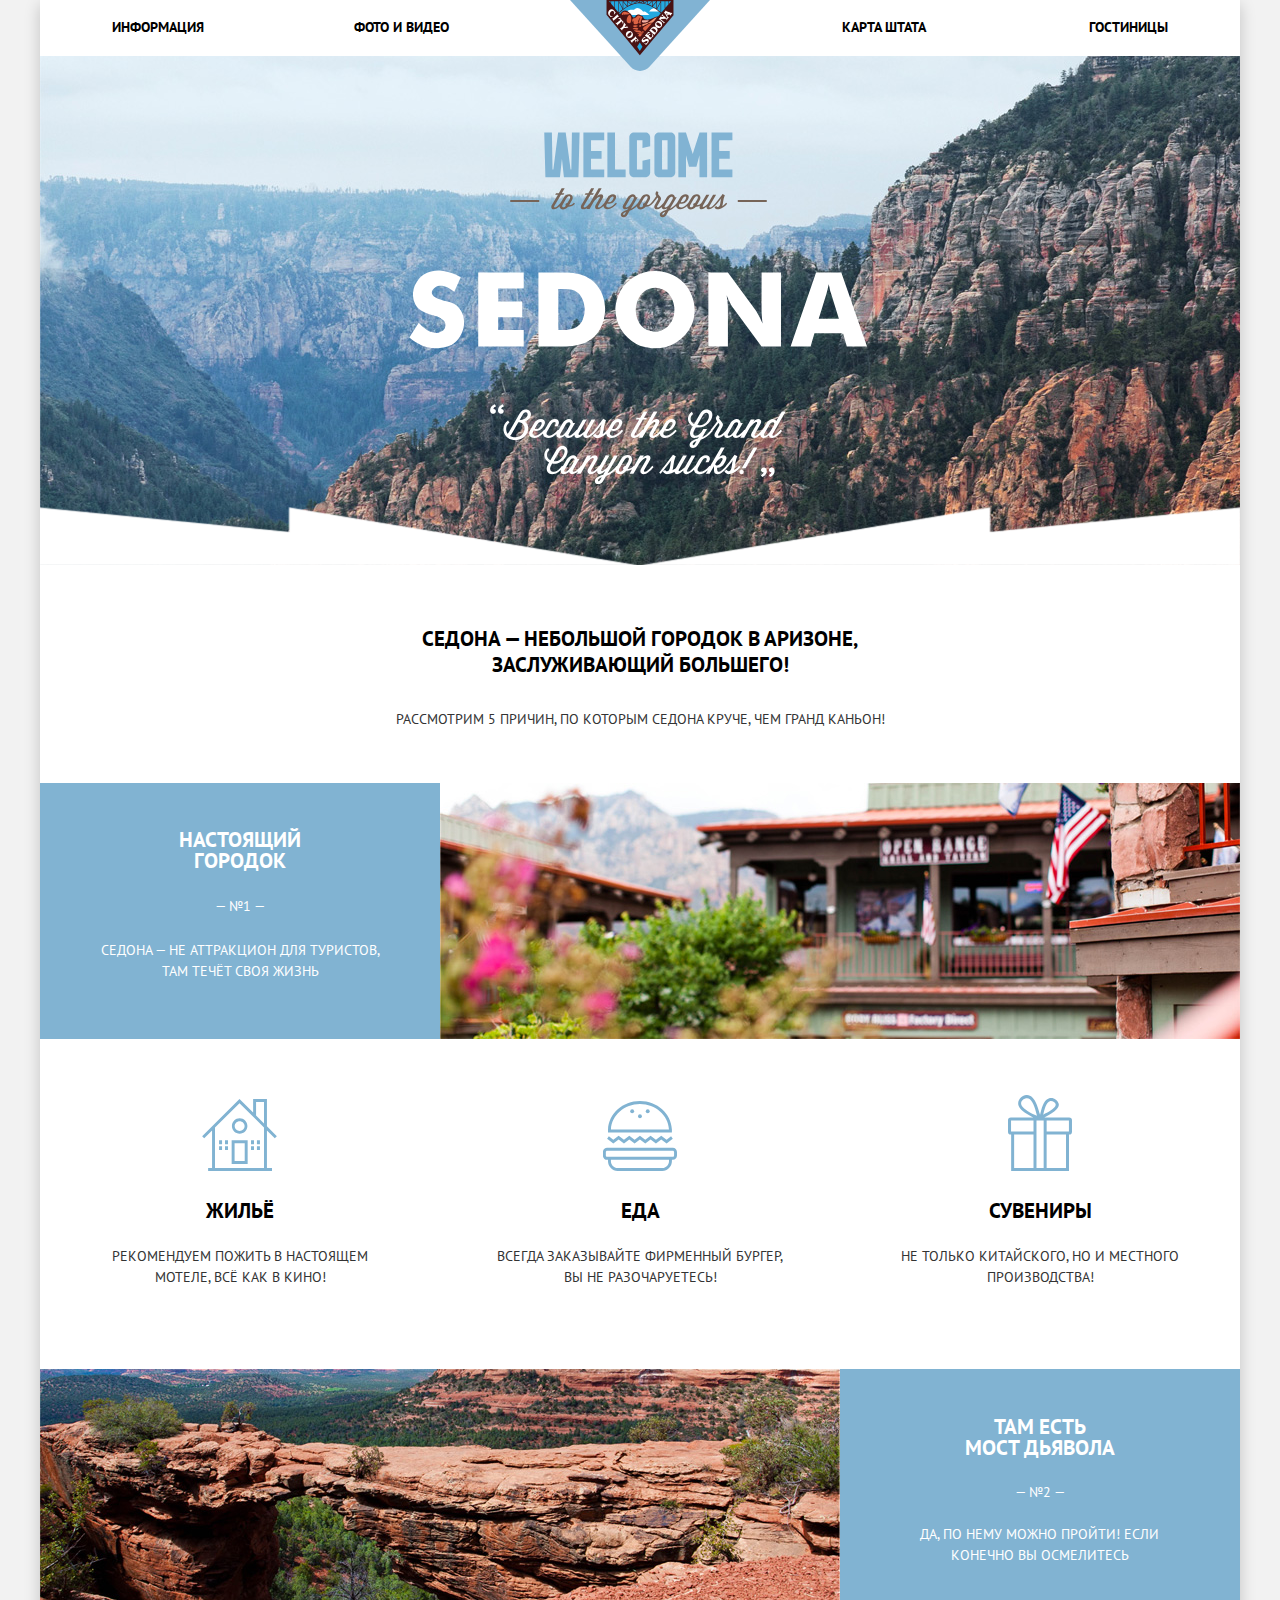
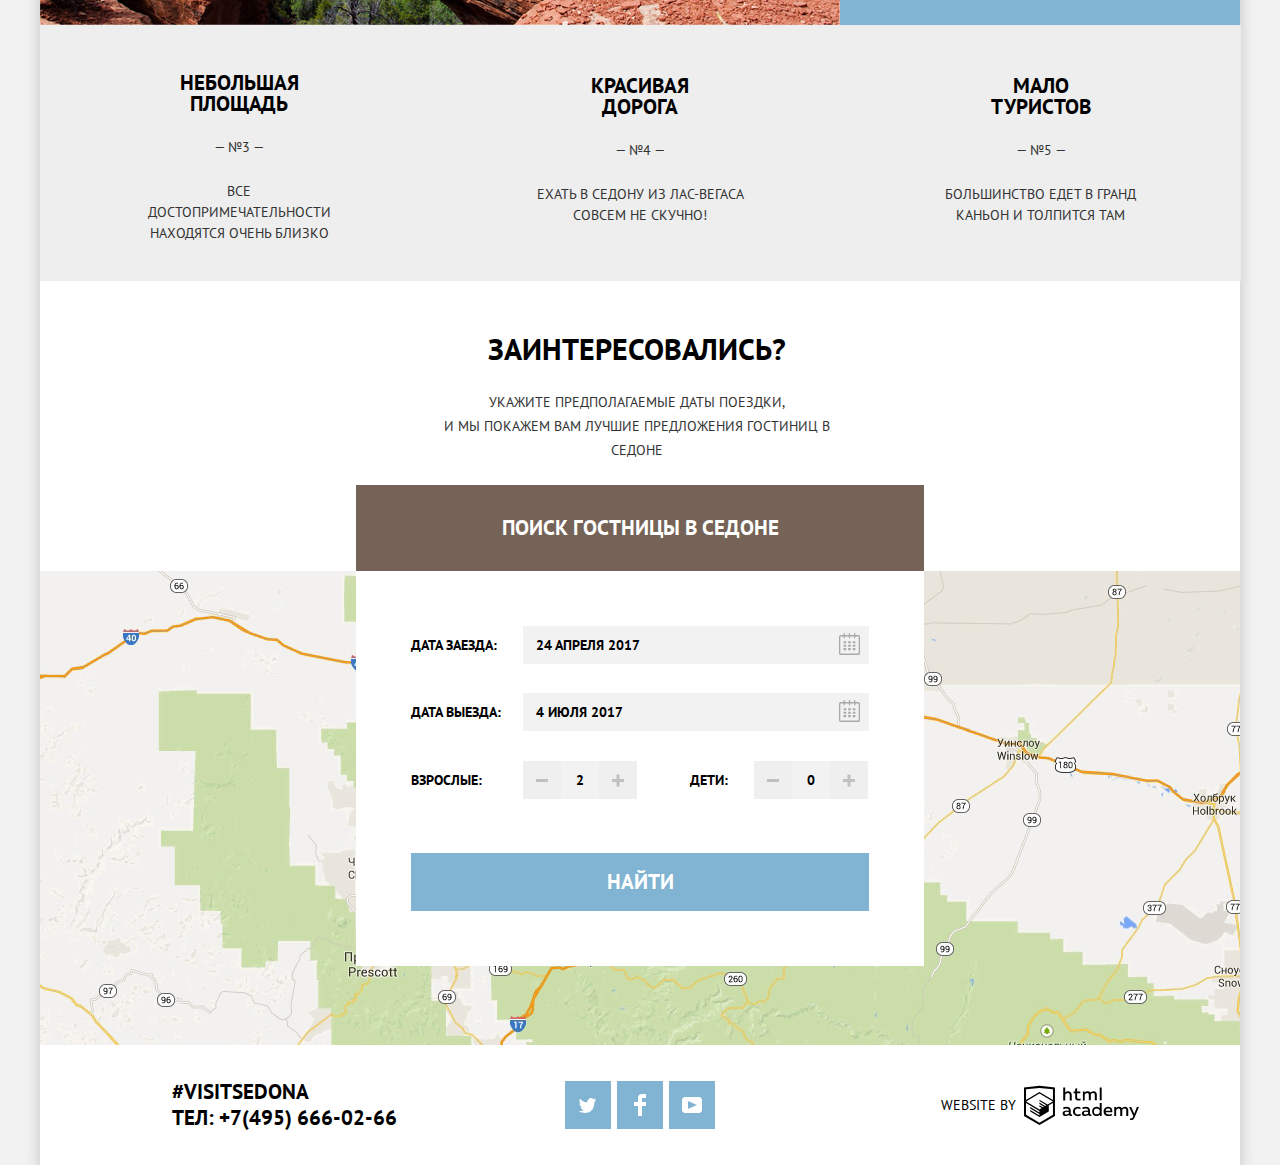
<file: index.html>
<!DOCTYPE html>
<html lang="ru">
  <head>
    <meta charset="utf-8">
    <title>HTML Academy: Седона</title>
    <link href="https://fonts.googleapis.com/css?family=PT+Sans:400,700&display=swap&subset=cyrillic" rel="stylesheet">
    <link href="css/normalize.css" rel="stylesheet">
    <link href="css/style.css" rel="stylesheet">
  </head>
  <body>
    <div class="cite-content">
    <header>
      <nav class="main-navigation">
        <div class="header-logo">
          <a><img src="img/logo/header-logo.svg" width="140" height="71" alt="Лого сайта"></a>
        </div>
        <ul class="cite-navigation">
          <li class="navigation-item"><a href="info.html">Информация</a></li>
          <li class="navigation-item"><a href="media.html">Фото и видео</a></li>
          <li class="navigation-item"><a href="map.html">Карта штата</a></li>
          <li class="navigation-item"><a href="catalog.html">Гостиницы</a></li>
        </ul>
      </nav>
    </header>
    <main>
      <section class="promo">
        <img class="welcome" src="img/content/welcome.svg" width="459" height="353" alt="Приветствие">
        <div class="promo-wrapper">
         <p class="promo-caption">Седона — небольшой городок в Аризоне, заслуживающий большего!</p>
         <p class="promo-reasons">Рассмотрим 5 причин, по которым Седона круче, чем гранд каньон!</p>
        </div>
      </section>
      <section class="reasons">
      <ol class="reasons-list">
        <li class="advantage-line">
            <div class="advantage-content blue">
              <h2>Настоящий городок</h2>
              <p >— №1 —</p>
              <p>Седона — не аттракцион для туристов, там течёт своя жизнь</p>
            </div>
            <div class="img-wrap">
            <img src="img/content/image-content1.jpg" width="800" height="256" alt="Фото городка">
            </div>
              <ul class="advantage-list">
                <li class="advantages-item housing">
                  <h3>Жильё</h3>
                  <p>Рекомендуем пожить в настоящем мотеле, всё как в кино!</p>
                </li>
                <li class="advantages-item food">
                  <h3>Еда</h3>
                  <p>Всегда заказывайте фирменный бургер, вы не разочаруетесь!</p>
                </li>
                <li class="advantages-item present">
                  <h3>Сувениры</h3>
                  <p>Не только китайского, но и местного производства!</p>
                </li>
              </ul>
          </li>
        <li class="advantages-line reverse">
           <div class="advantage-content blue-two">
            <h2>Там есть<br>Мост дьявола</h2>
            <p>— №2 —</p>
            <p>Да, по нему можно пройти! Если конечно вы осмелитесь</p>
          </div>
          <div class="img-wrap">
           <img src="img/content/image-content2.jpg" width="800" height="256" alt="Фото Моста">
          </div>
          </li>
        <li class="flex-bottom">
          <ul>
        <li class="advantages-line">
          <div class="advantage-content bottom-one">
           <h2>Небольшая площадь</h2>
           <p>— №3 —</p>
           <p>Все достопримечательности находятся очень близко</p>
          </div>
         </li>
        <li class="advantages-line">
          <div class="advantage-content bottom-two">
           <h2>Красивая<br>дорога</h2>
           <p>— №4 —</p>
           <p>Ехать в Седону из Лас-Вегаса совсем не скучно!</p>
          </div>
        </li>
        <li class="advantages-line">
          <div class="advantage-content bottom-three">
           <h2>Мало<br>туристов</h2>
           <p>— №5 —</p>
           <p>Большинство едет в гранд каньон и толпится там</p>
          </div>
        </li>
          </ul>
      </li>
      </ol>
        </section>
      <section class="offers">
        <div class="interest-block">
        <h2>Заинтересовались?</h2>
        <p>Укажите предполагаемые даты поездки,<br> и мы покажем вам лучшие предложения гостиниц в седоне</p>
        </div>
        <button class="search-sedona" type="button">Поиск гостницы в седоне</button>
        <div class="form-wrap">
        <div class="search-hotels-block">
          <form class="search-hotels" action="https://echo.htmlacademy.ru" method="post">
          <div class="check-in">
           <label for="check-in"> Дата заезда:</label>
             <input type="text" id="check-in" name="arrival-date" value="24 апреля 2017">
             <button type="button" class="calendar">
              <svg xmlns="http://www.w3.org/2000/svg" width="21" height="22" viewBox="0 0 21 22"><path d="M19.251 2.025h-2.845V.648c0-.381-.294-.689-.656-.689-.363 0-.656.308-.656.689v1.377h-3.938V.648c0-.381-.294-.689-.655-.689-.363 0-.657.308-.657.689v1.377H5.906V.648c0-.381-.294-.689-.656-.689-.363 0-.657.308-.657.689v1.377H1.75C.784 2.025 0 2.847 0 3.862v16.302C0 21.179.784 22 1.75 22h17.501c.966 0 1.749-.821 1.749-1.836V3.862c0-1.015-.783-1.837-1.749-1.837zm.437 18.139a.448.448 0 0 1-.437.459H1.75a.45.45 0 0 1-.438-.459V3.862a.45.45 0 0 1 .438-.459h2.844v1.378c0 .381.294.689.657.689.362 0 .656-.308.656-.689V3.403h3.938v1.378c0 .381.294.689.657.689.361 0 .655-.308.655-.689V3.403h3.938v1.378c0 .381.293.689.656.689.362 0 .656-.308.656-.689V3.403h2.845c.241 0 .437.206.437.459v16.302z"/><path d="M4.594 8.225h2.625v2.066H4.594zM4.594 11.668h2.625v2.067H4.594zM4.594 15.112h2.625v2.066H4.594zM9.188 15.112h2.625v2.066H9.188zM9.188 11.668h2.625v2.067H9.188zM9.188 8.225h2.625v2.066H9.188zM13.781 15.112h2.625v2.066h-2.625zM13.781 11.668h2.625v2.067h-2.625zM13.781 8.225h2.625v2.066h-2.625z"/></svg>
            </button>
          </div>
          <div class="check-out">
           <label for="check-out"> Дата выезда:</label>
             <input type="text" id="check-out" name="date-of-departure" value="4 июля 2017">
             <button type="button" class="calendar-two">
              <svg xmlns="http://www.w3.org/2000/svg" width="21" height="22" viewBox="0 0 21 22"><path d="M19.251 2.025h-2.845V.648c0-.381-.294-.689-.656-.689-.363 0-.656.308-.656.689v1.377h-3.938V.648c0-.381-.294-.689-.655-.689-.363 0-.657.308-.657.689v1.377H5.906V.648c0-.381-.294-.689-.656-.689-.363 0-.657.308-.657.689v1.377H1.75C.784 2.025 0 2.847 0 3.862v16.302C0 21.179.784 22 1.75 22h17.501c.966 0 1.749-.821 1.749-1.836V3.862c0-1.015-.783-1.837-1.749-1.837zm.437 18.139a.448.448 0 0 1-.437.459H1.75a.45.45 0 0 1-.438-.459V3.862a.45.45 0 0 1 .438-.459h2.844v1.378c0 .381.294.689.657.689.362 0 .656-.308.656-.689V3.403h3.938v1.378c0 .381.294.689.657.689.361 0 .655-.308.655-.689V3.403h3.938v1.378c0 .381.293.689.656.689.362 0 .656-.308.656-.689V3.403h2.845c.241 0 .437.206.437.459v16.302z"/><path d="M4.594 8.225h2.625v2.066H4.594zM4.594 11.668h2.625v2.067H4.594zM4.594 15.112h2.625v2.066H4.594zM9.188 15.112h2.625v2.066H9.188zM9.188 11.668h2.625v2.067H9.188zM9.188 8.225h2.625v2.066H9.188zM13.781 15.112h2.625v2.066h-2.625zM13.781 11.668h2.625v2.067h-2.625zM13.781 8.225h2.625v2.066h-2.625z"/></svg>
            </button>
            </div>
            <div class="adults-children">
            <div class="adults">
            <label for="adults"> Взрослые:</label>
             <button type="button" class="minus"></button>
             <input type="text" id="adults" name="adults" value="2">
             <button type="button" class="plus"></button>
            </div>
            <div class="children">
           <label for="children">Дети:</label>
             <button type="button" class="minus"></button>
             <input type="text" id="children" name="children" value="0">
             <button type="button" class="plus"></button>
           </div>
          </div>
          <div class="button-sent-search">
          <button class="sent-search" type="submit">Найти</button>
          </div>
        </form>
      </div>
        </div>
        
      </section>
    </main>
    <footer class="main-footer">
      <div class="contacts">
        <span>#visitSEDONA</span>
          <a class="tel" href="tel:+74956660266">Тел: +7(495) 666-02-66</a>
      </div>
      <div class="socials">
          <ul class="icons">
          <li class="icon-back"><a class="twitter" href="#"></a></li>
          <li class="icon-back"><a class="facebook" href="#"></a></li>
          <li class="icon-back"><a class="youtube" href="#"></a></li>
          </ul>
      </div>
      <div class="academy">
        <span>Website by</span>
        <a class="academy-logo" href="https://htmlacademy.ru/intensive/htmlcss">
          <svg id="Layer_1" data-name="Layer 1" width="115" height="41" xmlns="http://www.w3.org/2000/svg" viewBox="0 0 108.08 36.85"><title>logo-htmlacademy-small1</title>
            <path d="M44.61,26.88a2,2,0,0,0,.55-0.1v1.33a3.25,3.25,0,0,1-1.18.21,1.67,1.67,0,0,1-1.67-1,4.84,4.84,0,0,1-3.14,1.08c-1.51,0-2.91-.83-2.91-2.55,0-2.13,2-2.79,3.71-2.79a11.08,11.08,0,0,1,2.17.25v-0.3c0-1-.76-1.77-2.19-1.77a7.42,7.42,0,0,0-3,.64v-1.7a10.21,10.21,0,0,1,3.19-.55c2.36,0,3.81,1.12,3.81,3.65v3a0.54,0.54,0,0,0,.49.59h0.17Zm-6.44-1.13A1.35,1.35,0,0,0,39.63,27h0.11a3.39,3.39,0,0,0,2.41-1V24.58a9.72,9.72,0,0,0-1.81-.21c-1,0-2.16.33-2.16,1.38h0Zm12.36-6.11a5,5,0,0,1,2.57.64V22a4.08,4.08,0,0,0-2.3-.7,2.75,2.75,0,1,0,0,5.49,5,5,0,0,0,2.43-.64v1.71a6.27,6.27,0,0,1-2.76.57A4.21,4.21,0,0,1,46,24.51q0-.21,0-0.41a4.32,4.32,0,0,1,4.18-4.46h0.38Zm12.17,7.24a2,2,0,0,0,.55-0.1v1.33a3.25,3.25,0,0,1-1.18.21,1.67,1.67,0,0,1-1.67-1,4.84,4.84,0,0,1-3.14,1.08c-1.51,0-2.91-.83-2.91-2.55,0-2.13,2-2.79,3.71-2.79a11.08,11.08,0,0,1,2.17.25v-0.3c0-1-.76-1.77-2.19-1.77a7.42,7.42,0,0,0-3,.64v-1.7a10.21,10.21,0,0,1,3.19-.55c2.36,0,3.81,1.12,3.81,3.65v3a0.54,0.54,0,0,0,.49.59h0.17Zm-6.44-1.13A1.35,1.35,0,0,0,57.73,27h0.11a3.39,3.39,0,0,0,2.41-1V24.58a9.72,9.72,0,0,0-1.81-.21c-1.06,0-2.16.33-2.16,1.38h0ZM73,16V28.2H71.35V26.88a3.88,3.88,0,0,1-3.19,1.54,4.4,4.4,0,0,1,0-8.78,3.81,3.81,0,0,1,3,1.3V16H73Zm-4.53,5.22a2.76,2.76,0,1,0,0,5.52A2.86,2.86,0,0,0,71.15,25V23A2.91,2.91,0,0,0,68.49,21.27ZM79,19.64c3.31,0,4.46,2.68,3.92,5.09H76.7c0.21,1.5,1.67,2.11,3.19,2.11a6.11,6.11,0,0,0,2.64-.59v1.6a7.14,7.14,0,0,1-3,.57C77,28.42,74.78,27,74.78,24a4.18,4.18,0,0,1,4-4.39H79Zm0.09,1.54a2.28,2.28,0,0,0-2.44,2.1v0.06H81.3A2,2,0,0,0,79.13,21.18Zm5.73,7V19.87h1.65v1a3.81,3.81,0,0,1,2.78-1.27A2.86,2.86,0,0,1,91.89,21a4.12,4.12,0,0,1,2.91-1.33A3.06,3.06,0,0,1,98,23V28.2h-1.9V23.05a1.59,1.59,0,0,0-1.42-1.75H94.42a2.8,2.8,0,0,0-2.07,1.12V28.2h-1.9V23.05A1.59,1.59,0,0,0,89,21.31H88.8a3,3,0,0,0-2.21,1.29v5.63H84.86Zm21.31-8.33h1.9l-3.91,9.46c-0.9,2.17-2.09,2.86-3.35,2.86a4.76,4.76,0,0,1-1.1-.14V30.46a2.86,2.86,0,0,0,.85.12c0.9,0,1.58-.64,2.07-1.9l0.17-.42-4-8.4h2l2.86,6.29ZM38.73,1.46V6.22a3.81,3.81,0,0,1,2.7-1.14,3.25,3.25,0,0,1,3.44,3.4v5.15H43V8.72a1.81,1.81,0,0,0-1.61-2h-0.3a2.93,2.93,0,0,0-2.32,1.39v5.52h-1.9V1.46h1.9ZM49.94,2.31v3h3V6.91h-3v3.81c0,1.1.5,1.46,1.58,1.46a4.49,4.49,0,0,0,1.69-.33v1.6A6.8,6.8,0,0,1,51,13.8a2.55,2.55,0,0,1-2.86-2.74V6.89H46.58V5.26h1.5V2.74Zm5.4,11.31V5.28H57v1A3.81,3.81,0,0,1,59.77,5a2.86,2.86,0,0,1,2.6,1.33A4.12,4.12,0,0,1,65.28,5,3.06,3.06,0,0,1,68.44,8.4v5.21h-1.9V8.46a1.59,1.59,0,0,0-1.42-1.75H64.89a2.8,2.8,0,0,0-2.07,1.12v5.78h-1.9V8.46A1.59,1.59,0,0,0,59.5,6.71H59.27A3,3,0,0,0,57.06,8v5.63H55.34ZM71.17,1.45H73V13.6H71.17V1.45ZM14.71,0H14.55L0,1.54V28.21l14.55,8.66,14.55-8.66V1.54Zm12.5,27.1L14.55,34.64,1.9,27.12V16.18l12.59,7.5V25L5.86,19.9v1.31l8.68,5.21v1.39L5.87,22.65V24l8.68,5.21,8.75-5.24V18.31L27.2,16V27.12Zm0-12.53-3.48,2-1.6,1L14.51,13v1.31L21,18.23H21l-0.14.09-1,.54-5.37-3.2V17l4.24,2.52-1,.67-3.2-1.9v1.31l2.1,1.24L14.5,22.1,2,14.65,14.51,7.11Zm0-1.32L14.49,5.76,1.91,13.25v-10L14.56,1.92,27.21,3.25v10h0Z" transform="translate(0 -0.02)" fill="#000000"/></svg>
        </a>
      </div>
    </footer>
  </div>
  </body>
</html>
</file>
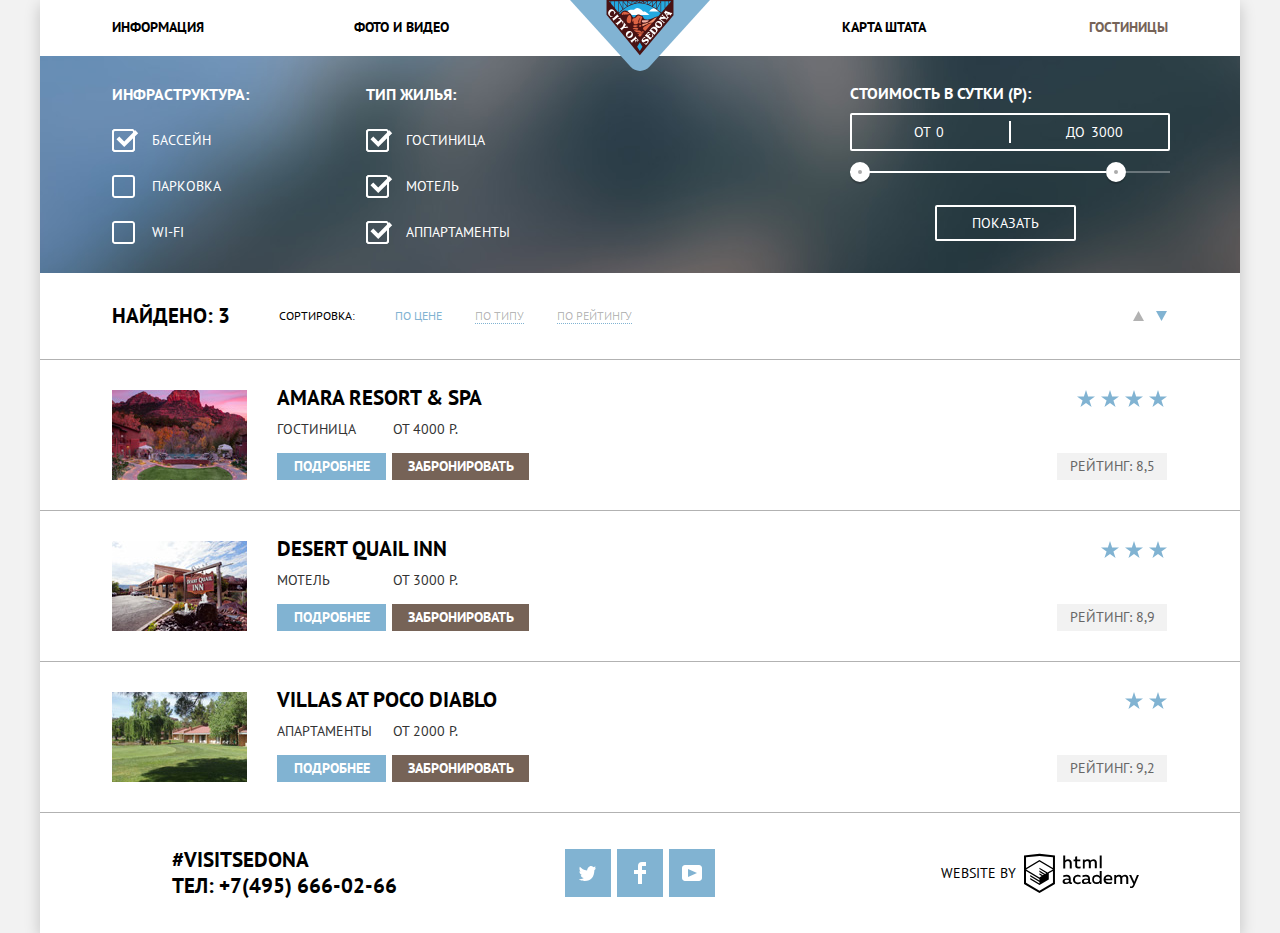
<file: catalog.html>
<!DOCTYPE html>
<html lang="ru">
  <head>
    <meta charset="utf-8">
    <title>HTML Academy: Седона</title>
    <link href="https://fonts.googleapis.com/css?family=PT+Sans:400,700&display=swap&subset=cyrillic" rel="stylesheet">
    <link href="css/normalize.css" rel="stylesheet">
    <link href="css/style.css" rel="stylesheet">
  </head>
  <body>
  <div class="cite-content">
    <header class="cite-content-header">
      <nav class="main-navigation">
        <div class="header-logo">
          <a href="index.html"><img src="img/logo/header-logo.svg" width="140" height="71" alt="Лого сайта"></a>
        </div>
        <ul class="cite-navigation">
          <li class="navigation-item"><a href="info.html">Информация</a></li>
          <li class="navigation-item"><a href="media.html">Фото и видео</a></li>
          <li class="navigation-item"><a href="map.html">Карта штата</a></li>
          <li class="navigation-item"><a class="active" href=#>Гостиницы</a></li>
        </ul>
      </nav>
    </header>
    <main>
      <div class="filter-image">
      <section class="filters">
        <fieldset class="infrastructure">
          <legend>Инфраструктура:</legend>
          <ul>
            <li class="filter-option">
              <input type="checkbox" class="visually-hidden filter-input-checkbox" id="infr-checkbox-one" name="infr-checkbox-one" checked>
              <label for="infr-checkbox-one">Бассейн</label>
            </li>
            <li class="filter-option">
              <input type="checkbox" class="visually-hidden filter-input-checkbox" id="infr-checkbox-two" name="infr-checkbox-two" >
              <label for="infr-checkbox-two">Парковка</label>
            </li>
            <li class="filter-option">
              <input type="checkbox" class="visually-hidden filter-input-checkbox" id="infr-checkbox-three" name="infr-checkbox-three">
              <label for="infr-checkbox-three">Wi-FI</label>
            </li>
          </ul>
        </fieldset>
        <fieldset class="type-housing">
          <legend>Тип жилья:</legend>
          <ul>
            <li class="filter-option">
              <input type="checkbox" class="visually-hidden filter-input-checkbox" id="infr-checkbox-four" name="infr-checkbox-four" checked>
              <label for="infr-checkbox-four">Гостиница</label>
            </li>
            <li class="filter-option">
              <input type="checkbox" class="visually-hidden filter-input-checkbox" id="infr-checkbox-five" name="infr-checkbox-five" checked>
              <label for="infr-checkbox-five">Мотель</label>
            </li>
            <li class="filter-option">
              <input type="checkbox" class="visually-hidden filter-input-checkbox" id="infr-checkbox-six" name="infr-checkbox-six" checked>
              <label for="infr-checkbox-six">Аппартаменты</label>
            </li>
          </ul>
        </fieldset>
        <div class="filter-range">
          <div class="filter-range-title">Стоимость в сутки (р):</div>
          <div class="price-controls">
            <label class="min-price">от <input type="text" name="min-price" value="0"></label>
            <label class="max-price">до <input type="text" name="max-price" value="3000"></label>
          </div>
          <div class="range-controls">
            <div class="scale">
              <div class="bar"></div>
            </div>
            <div class="range-toggle range-toggle-min"></div>
            <div class="range-toggle range-toggle-max"></div>
          </div>
          <button class="btn-transparent" type="submit">Показать</button>
        </div>
      </section>
      </div>
      <section class="result">
        <h3>Найдено: 3</h3>
        <ul class="bradcrumbs">
          <li>Сортировка:</li>
          <li>
            <a class="linked" href="#">По цене</a>
          </li>
          <li>
            <a href="#">По типу</a>
          </li>
          <li>
            <a href="#">По рейтингу</a>
          </li>
        </ul>
        <ul class="up-down">
          <li>
            <a class="linked-two" href="#">
              <svg class="upup" xmlns="http://www.w3.org/2000/svg" width="11" height="10" viewBox="0 0 11 10"><path fill="#231F20" d="M5.5 0L0 10h11z"/></svg>
            </a>
            </li>
          <li>
            <a href="#">
              <svg class="downdown" xmlns="http://www.w3.org/2000/svg" width="11" height="10" viewBox="0 0 11 10"><path fill="#231F20" d="M5.5 10L0 0h11"/></svg>
            </a>
            </li>
        </ul>
      </section>
      <section>
        <!--<h2>Список отелей</h2>-->
        <ul class="hotels">
    <li class="hotel">
      <img src="img/content/amara.jpg" width="135" height="90" alt="hotel-1">
      <div class="description">
      <h3><a href="#">Amara Resort & Spa</a></h3>
      <div class="description-price">
      <p class="wdt">Гостиница</p>
      <p>От 4000 Р.</p>
    </div>
      <div class="block-button">
      <a href="#" class="more-details">Подробнее</a>
      <a href="#">Забронировать</a>
      </div>
      </div>
    <div class="rating">
      <ul class="star amara">
        <li><img src="img/icon/star.svg" width="18" height="17" alt="star1"></li>
        <li><img src="img/icon/star.svg" width="18" height="17" alt="star2"></li>
        <li><img src="img/icon/star.svg" width="18" height="17" alt="star3"></li>
        <li><img src="img/icon/star.svg" width="18" height="17" alt="star4"></li>
      </ul>
      <p class="rating-block">Рейтинг: 8,5</p>
    </div>
    </li>
    <li class="hotel">
      <img src="img/content/desert.jpg" width="135" height="90" alt="hotel-2">
      <div class="description">
       <h3><a href="#">Desert Quail Inn</a></h3>
       <div class="description-price">
        <p class="wdt">Мотель</p>
        <p>От 3000 Р.</p>
       </div>
       <div class="block-button">
        <a href="#" class="more-details">Подробнее</a>
        <a href="#">Забронировать</a>
       </div>
      </div>
      <div class="rating">
       <ul class="star desert">
        <li><img src="img/icon/star.svg" width="18" height="17" alt="star1"></li>
        <li><img src="img/icon/star.svg" width="18" height="17" alt="star2"></li>
        <li><img src="img/icon/star.svg" width="18" height="17" alt="star3"></li>
        </ul>
        <p class="rating-block">Рейтинг: 8,9</p>
      </div>
    </li>
    <li class="hotel">
      <img src="img/content/villas.jpg" width="135" height="90" alt="hotel-3">
     <div class="description">
      <h3><a href="#">Villas at Poco Diablo</a></h3>
      <div class="description-price">
        <p class="wdt">Апартаменты</p>
        <p>От 2000 Р.</p>
      </div>
      <div class="block-button">
        <a href="#" class="more-details">Подробнее</a>
      <a href="#">Забронировать</a>
      </div>
      </div>
      <div class="rating">
      <ul class="star villas">
        <li><img src="img/icon/star.svg" width="18" height="17" alt="star1"></li>
        <li><img src="img/icon/star.svg" width="18" height="17" alt="star2"></li>
      </ul>
      <p class="rating-block">Рейтинг: 9,2</p>
    </div>
    </li>
    </ul>
      </section>
    </main>
    <footer class="main-footer">
      <div class="contacts">
        <span>#visitSEDONA</span>
          <a class="tel" href="tel:+74956660266">Тел: +7(495) 666-02-66</a>
      </div>
      <div class="socials">
          <ul class="icons">
          <li class="icon-back"><a class="twitter" href="#"></a></li>
          <li class="icon-back"><a class="facebook" href="#"></a></li>
          <li class="icon-back"><a class="youtube" href="#"></a></li>
          </ul>
      </div>
      <div class="academy">
        <span>Website by</span>
        <a class="academy-logo" href="https://htmlacademy.ru/intensive/htmlcss">
          <svg id="Layer_1" data-name="Layer 1" width="115" height="41" xmlns="http://www.w3.org/2000/svg" viewBox="0 0 108.08 36.85"><title>logo-htmlacademy-small1</title>
            <path d="M44.61,26.88a2,2,0,0,0,.55-0.1v1.33a3.25,3.25,0,0,1-1.18.21,1.67,1.67,0,0,1-1.67-1,4.84,4.84,0,0,1-3.14,1.08c-1.51,0-2.91-.83-2.91-2.55,0-2.13,2-2.79,3.71-2.79a11.08,11.08,0,0,1,2.17.25v-0.3c0-1-.76-1.77-2.19-1.77a7.42,7.42,0,0,0-3,.64v-1.7a10.21,10.21,0,0,1,3.19-.55c2.36,0,3.81,1.12,3.81,3.65v3a0.54,0.54,0,0,0,.49.59h0.17Zm-6.44-1.13A1.35,1.35,0,0,0,39.63,27h0.11a3.39,3.39,0,0,0,2.41-1V24.58a9.72,9.72,0,0,0-1.81-.21c-1,0-2.16.33-2.16,1.38h0Zm12.36-6.11a5,5,0,0,1,2.57.64V22a4.08,4.08,0,0,0-2.3-.7,2.75,2.75,0,1,0,0,5.49,5,5,0,0,0,2.43-.64v1.71a6.27,6.27,0,0,1-2.76.57A4.21,4.21,0,0,1,46,24.51q0-.21,0-0.41a4.32,4.32,0,0,1,4.18-4.46h0.38Zm12.17,7.24a2,2,0,0,0,.55-0.1v1.33a3.25,3.25,0,0,1-1.18.21,1.67,1.67,0,0,1-1.67-1,4.84,4.84,0,0,1-3.14,1.08c-1.51,0-2.91-.83-2.91-2.55,0-2.13,2-2.79,3.71-2.79a11.08,11.08,0,0,1,2.17.25v-0.3c0-1-.76-1.77-2.19-1.77a7.42,7.42,0,0,0-3,.64v-1.7a10.21,10.21,0,0,1,3.19-.55c2.36,0,3.81,1.12,3.81,3.65v3a0.54,0.54,0,0,0,.49.59h0.17Zm-6.44-1.13A1.35,1.35,0,0,0,57.73,27h0.11a3.39,3.39,0,0,0,2.41-1V24.58a9.72,9.72,0,0,0-1.81-.21c-1.06,0-2.16.33-2.16,1.38h0ZM73,16V28.2H71.35V26.88a3.88,3.88,0,0,1-3.19,1.54,4.4,4.4,0,0,1,0-8.78,3.81,3.81,0,0,1,3,1.3V16H73Zm-4.53,5.22a2.76,2.76,0,1,0,0,5.52A2.86,2.86,0,0,0,71.15,25V23A2.91,2.91,0,0,0,68.49,21.27ZM79,19.64c3.31,0,4.46,2.68,3.92,5.09H76.7c0.21,1.5,1.67,2.11,3.19,2.11a6.11,6.11,0,0,0,2.64-.59v1.6a7.14,7.14,0,0,1-3,.57C77,28.42,74.78,27,74.78,24a4.18,4.18,0,0,1,4-4.39H79Zm0.09,1.54a2.28,2.28,0,0,0-2.44,2.1v0.06H81.3A2,2,0,0,0,79.13,21.18Zm5.73,7V19.87h1.65v1a3.81,3.81,0,0,1,2.78-1.27A2.86,2.86,0,0,1,91.89,21a4.12,4.12,0,0,1,2.91-1.33A3.06,3.06,0,0,1,98,23V28.2h-1.9V23.05a1.59,1.59,0,0,0-1.42-1.75H94.42a2.8,2.8,0,0,0-2.07,1.12V28.2h-1.9V23.05A1.59,1.59,0,0,0,89,21.31H88.8a3,3,0,0,0-2.21,1.29v5.63H84.86Zm21.31-8.33h1.9l-3.91,9.46c-0.9,2.17-2.09,2.86-3.35,2.86a4.76,4.76,0,0,1-1.1-.14V30.46a2.86,2.86,0,0,0,.85.12c0.9,0,1.58-.64,2.07-1.9l0.17-.42-4-8.4h2l2.86,6.29ZM38.73,1.46V6.22a3.81,3.81,0,0,1,2.7-1.14,3.25,3.25,0,0,1,3.44,3.4v5.15H43V8.72a1.81,1.81,0,0,0-1.61-2h-0.3a2.93,2.93,0,0,0-2.32,1.39v5.52h-1.9V1.46h1.9ZM49.94,2.31v3h3V6.91h-3v3.81c0,1.1.5,1.46,1.58,1.46a4.49,4.49,0,0,0,1.69-.33v1.6A6.8,6.8,0,0,1,51,13.8a2.55,2.55,0,0,1-2.86-2.74V6.89H46.58V5.26h1.5V2.74Zm5.4,11.31V5.28H57v1A3.81,3.81,0,0,1,59.77,5a2.86,2.86,0,0,1,2.6,1.33A4.12,4.12,0,0,1,65.28,5,3.06,3.06,0,0,1,68.44,8.4v5.21h-1.9V8.46a1.59,1.59,0,0,0-1.42-1.75H64.89a2.8,2.8,0,0,0-2.07,1.12v5.78h-1.9V8.46A1.59,1.59,0,0,0,59.5,6.71H59.27A3,3,0,0,0,57.06,8v5.63H55.34ZM71.17,1.45H73V13.6H71.17V1.45ZM14.71,0H14.55L0,1.54V28.21l14.55,8.66,14.55-8.66V1.54Zm12.5,27.1L14.55,34.64,1.9,27.12V16.18l12.59,7.5V25L5.86,19.9v1.31l8.68,5.21v1.39L5.87,22.65V24l8.68,5.21,8.75-5.24V18.31L27.2,16V27.12Zm0-12.53-3.48,2-1.6,1L14.51,13v1.31L21,18.23H21l-0.14.09-1,.54-5.37-3.2V17l4.24,2.52-1,.67-3.2-1.9v1.31l2.1,1.24L14.5,22.1,2,14.65,14.51,7.11Zm0-1.32L14.49,5.76,1.91,13.25v-10L14.56,1.92,27.21,3.25v10h0Z" transform="translate(0 -0.02)" fill="#000000"/></svg>
        </a>
      </div>
    </footer>
  </div>
  </body>
</html>
</file>
<file: css/style.css>
body {
  margin: 0;
  padding: 0;

  font-family: "PT Sans", "Arial", sans-serif;
  font-size: 14px;
  color: #000000;
  text-transform: uppercase;
  background-color: #f2f2f2;
}

.cite-content {
  width: 1200px;
  margin: 0 auto;
  background-color: #ffffff;
  box-shadow: 0px 5px 15px 0 rgba(0, 1, 1, 0.2);
}

a {
  text-decoration: none;
}

.main-navigation {
  font-weight: bold;
  background-color: white;
}

.cite-navigation,
.reasons-list,
.advantage-list {
  list-style: none;
}

.cite-navigation a {
  color: #000000;
  display: inline-block;
  vertical-align: middle;
  padding-top: 19px;
}
.cite-navigation a:hover,
.cite-navigation a:focus {
  color: #81b3d2;
}
.cite-navigation a:active {
  color: rgba(0, 0, 0, 0.3);
}

.cite-navigation {
  padding: 0;
  margin: 0;
  display: flex;
  justify-content: space-between;
  padding: 0 72px;
}

.cite-navigation li {
  min-height: 56px;
  text-align: center;
  box-shadow: inset;
  text-align: left;
  box-sizing: border-box;
  width: 235px;
}
.cite-navigation li:nth-child(3),
.cite-navigation li:nth-child(4) {
  text-align: right;
}

.cite-navigation li:nth-child(3) {
  margin-left: 95px;
}



.header-logo {
  position: absolute;
  left: 50%;
  transform: translateX(-50%);
  z-index: 1;
}

.promo-caption {
  font-weight: bold;
  font-size: 21px;
  line-height: 26px;
  text-align: center;
}

.promo-reasons {
  line-height: 26px;
  color: #333333;
  text-align: center;
}

.promo {
  background-image: url("../img/content/polygon.svg"),
    url("../img/content/bg-photo.jpg");
  background-repeat: no-repeat;
  background-position: -2px 451px, 0 -83px;
  background-size: 1203px, 1200px;
  position: relative;
  min-height: 717px;
}

.welcome {
  margin-left: 369px;
  margin-top: 76px;
}

.promo-wrapper {
  background-color: white;
  margin-top: 77px;
}
.promo-caption {
  width: 440px;
  margin: 0;
  margin-left: 380px;
  padding-top: 61px;
}

.promo-reasons {
  margin: 0;
  padding-top: 28px;
  padding-bottom: 51px;
}

.advantage-content.blue {
  width: 280px;
  height: 146px;
  line-height: 21px;
  text-align: center;
  color: #ffffff;
  background-color: #81b3d2;
  padding-top: 29px;
  padding-bottom: 81px;
  padding-left: 60px;
  padding-right: 60px;
}
.advantage-content.blue h2 {
  width: 200px;
  margin: 0 auto;
  margin-top: 17px;
  margin-bottom: 25px;
  text-align: center;
}
.advantage-content.blue p {
  margin: 0;
}
.advantage-content.blue p:last-of-type {
  margin-top: 23px;
}

.reasons-list {
  margin: 0;
  padding: 0;
}

.advantage-line {
  display: flex;
  flex-wrap: wrap;
}

.advantage-list {
  padding: 0;
  display: flex;
}
.advantage-list h3 {
  font-size: 21px;
  font-weight: bold;
  line-height: 21px;
  text-align: center;
  color: #000000;
  margin: 0;
  padding-top: 161px;
}

.advantage-list p {
  line-height: 21px;
  text-align: center;
  color: #333333;
  margin: 0 auto;
  padding-top: 25px;
  padding-bottom: 81px;
  width: 300px;
}

.advantages-item {
  width: 400px;
}

.advantage-list .housing {
  background-image: url("../img/icon/house.svg");
  background-repeat: no-repeat;
  background-size: 75px 72px;
  position: relative;
  background-position: left 162px top 60px;
}

.advantage-list .food {
  background-image: url("../img/icon/foot.svg");
  background-repeat: no-repeat;
  background-size: 74px 70px;
  position: relative;
  background-position: left 163px top 62px;
}

.advantage-list .present {
  background-image: url("../img/icon/present.svg");
  background-repeat: no-repeat;
  background-size: 64px 76px;
  position: relative;
  background-position: left 168px top 56px;
}

.advantage-content.blue-two {
  width: 303px;
  height: 142px;
  line-height: 21px;
  text-align: center;
  color: #ffffff;
  background-color: #81b3d2;
  padding-top: 47px;
  padding-bottom: 67px;
  padding-left: 48px;
  padding-right: 49px;
  margin: 0;
}
.advantage-content.blue-two h2 {
  margin: 0;
  margin-bottom: 24px;
}
.advantage-content.blue-two p {
  margin: 0;
}
.advantage-content.blue-two p:last-of-type {
  margin-top: 21px;
}

.advantages-line.reverse {
  display: flex;
  flex-direction: row-reverse;
  flex-wrap: wrap;
}

.img-wrap {
  margin: 0;
  padding: 0;
  line-height: 0;
}

.advantage-content.bottom-one {
  width: 208px;
  height: 143px;
  line-height: 21px;
  text-align: center;
  color: #333333;
  background-color: #eeeeee;
  padding-top: 47px;
  padding-bottom: 66px;
  padding-left: 95px;
  padding-right: 97px;
}

.advantage-content.bottom-one h2,
.advantage-content.bottom-two h2,
.advantage-content.bottom-three h2 {
  font-size: 21px;
  font-weight: bold;
  color: #000000;
  margin: 0;
  margin-bottom: 23px;
}

.advantage-content.bottom-one p,
.advantage-content.bottom-two p,
.advantage-content.bottom-three p {
  margin: 0;
}

.advantage-content.bottom-one p:last-of-type,
.advantage-content.bottom-two p:last-of-type,
.advantage-content.bottom-three p:last-of-type {
  margin-top: 23px;
}

.advantage-content.bottom-two {
  width: 262px;
  height: 142px;
  line-height: 21px;
  text-align: center;
  color: #333333;
  background-color: #eeeeee;
  padding-top: 50px;
  padding-bottom: 64px;
  padding-left: 69px;
  padding-right: 69px;
}
.advantage-content.bottom-three {
  width: 247px;
  height: 142px;
  line-height: 21px;
  text-align: center;
  color: #333333;
  background-color: #eeeeee;
  padding-top: 50px;
  padding-bottom: 64px;
  padding-left: 77px;
  padding-right: 77px;
}

.flex-bottom ul {
  list-style: none;
  display: flex;
  margin: 0;
  padding: 0;
}

.interest-block {
  width: 440px;
  height: 96px;
  line-height: 24px;
  text-align: center;
  color: #333333;
  margin-left: 377px;
  margin-bottom: 52px;
}

.interest-block h2 {
  font-size: 30px;
  font-weight: bold;
  color: #000000;
  margin: 0;
  margin-top: 56px;
  margin-bottom: 29px;
}

.search-sedona {
  display: block;
  width: 568px;
  margin: 0 auto;
  padding: 30px 138px;
  font-size: 21px;
  font-weight: bold;
  line-height: 1.24;
  text-align: center;
  text-transform: uppercase;
  color: #ffffff;
  border: none;
  background-color: #766357;
}

.search-sedona:hover,
.search-sedona:focus {
  background-color: #604e43;
}

.search-sedona:active {
  color: rgba(255, 255, 255, 0.3);
  background-color: #503e33;
}

.search-hotels-block {
  width: 568px;
  min-height: 395px;
  position: relative;
  left: calc(50% - 284px);
  background-color: #ffffff;
  z-index: 2;
}
.form-wrap {
  background-image: url("../img/content/map.jpg");
  background-repeat: no-repeat;
  position: relative;
  min-height: 474px;
  z-index: 1;
}

.search-hotels {
  width: 458px;
  min-height: 285px;
  position: relative;
  left: 55px;
  top: 55px;
}

.search-hotels {
  font-weight: bold;
}

.check-in {
  display: flex;
  align-items: center;
  justify-content: space-between;
  margin-bottom: 29px;
}
.check-in input[type="text"] {
  width: 80%;
  height: 38px;
  background-color: #f2f2f2;
  box-sizing: border-box;
  border: none;
  outline: none;
}

.check-in label {
  width: 119px;
}

.check-in input[type="text"]:hover,
.check-out input[type="text"]:hover,
.adults input[type="text"]:hover,
.children input[type="text"]:hover {
  background-color: #ebebeb;
}

.check-in input[type="text"]:focus,
.check-out input[type="text"]:focus {
  background-color: white;
  border: 2px solid #e5e5e5;
  padding-left: 11px;
}

.adults input[type="text"]:focus,
.children input[type="text"]:focus {
  background-color: white;
  border: 2px solid #e5e5e5;
}

.check-in input[value] {
  font-weight: bold;
  color: black;
  text-transform: uppercase;
  padding-left: 13px;
}

.calendar {
  position: absolute;
  border: none;
  outline: none;
  background-color: transparent;
  width: 39px;
  height: 38px;
  right: 0;
  top: 0;
}
.calendar-two {
  position: absolute;
  border: none;
  outline: none;
  background-color: transparent;
  width: 39px;
  height: 38px;
  right: 0;
  top: 67px;
}

.check-out {
  display: flex;
  align-items: center;
  justify-content: space-between;
  margin-bottom: 30px;
}

.check-out input[type="text"] {
  width: 80%;
  height: 38px;
  background-color: #f2f2f2;
  box-sizing: border-box;
  border: none;
  outline: none;
}

.check-out label {
  width: 119px;
}
.check-out input[value] {
  font-weight: bold;
  color: black;
  text-transform: uppercase;
  padding-left: 13px;
}

.calendar path,
.calendar-two path {
  fill: #a9a9a9;
}

.calendar:hover path,
.calendar:focus path, 
.calendar-two:hover path,
.calendar-two:focus path  {
  fill: black;
}

.calendar:active path,
.calendar-two:active path {
  fill: #81b3d2;
}

.adults {
  display: flex;
  margin: 0;
  align-items: center;
}
.children {
  display: flex;
  margin: 0;
  align-items: center;
}
.adults-children {
  display: flex;
  margin-bottom: 54px;
}
.adults input[type="text"],
.children input[type="text"] {
  width: 38px;
  height: 38px;
  background-color: #f2f2f2;
  box-sizing: border-box;
  border: none;
  outline: none;
}
.adults button {
  width: 38px;
  height: 38px;
  position: relative;
}
.adults .minus {
  margin-left: 41px;
  border: none;
}
.adults .plus {
  border: none;
}

.children button {
  width: 38px;
  height: 38px;
  padding: 0;
  position: relative;
}
.children {
  margin-left: 53px;
}

.children .minus {
  margin-left: 26px;
  border: none;
}
.children .plus {
  border: none;
}

.adults button.minus::before {
  content: "";
  position: absolute;
  width: 12px;
  height: 3px;
  left: 13px;
  top: 18px;
  background-color: silver;
}
.adults input[value],
.children input[value] {
  font-weight: bold;
  color: black;
  text-transform: uppercase;
  text-align: center;
}
.children button.minus::before {
  content: "";
  position: absolute;
  width: 12px;
  height: 3px;
  left: 13px;
  top: 18px;
  background-color: silver;
}
.adults button.plus::before,
.children button.plus::before {
  content: "";
  position: absolute;
  width: 12px;
  height: 3px;
  left: 13px;
  top: 18px;
  background-color: silver;
}
.adults button.plus::after,
.children button.plus::after {
  content: "";
  position: absolute;
  width: 12px;
  height: 3px;
  left: 13px;
  top: 18px;
  background-color: silver;
  transform: rotate(90deg);
}

button.minus:hover::before,
button.plus:hover::before,
button.plus:hover::after {
  background-color: black;
}

button.minus:active::before,
button.plus:active::before,
button.plus:active::after {
  background-color: #81b3d2;
}

button.minus:active,
button.plus:active,
button.plus:active {
  border: none;
  outline: none;
}

.sent-search {
  width: 100%;
  height: 58px;
  border: none;
  background-color: #81b3d2;
  font-size: 21px;
  font-weight: bold;
  color: white;
  text-transform: uppercase;
}

.sent-search:hover,
.sent-search:focus {
  background-color: #669ec0;
}

.sent-search:active,
.sent-search:active {
  background-color: #5496bd;
  color: rgba(255, 255, 255, 0.3);
  border: none;
  outline: none;
}

.main-footer {
  margin: 0;
  height: 120px;
  color: #000000;
  display: flex;
  align-items: center;
  position: relative;
  justify-content: space-between;
}

.contacts {
  display: flex;
  flex-direction: column;
  margin: 0;
  font-size: 21px;
  font-weight: bold;
  line-height: 26px;
  margin-left: 132px;
}
.tel {
  color: black;
}

.socials {
  margin-right: 59px;
}
.icons {
  display: flex;
  padding: 0px;
  margin: 0;
  width: 150px;
  justify-content: space-between;
}

.icon-back {
  width: 46px;
  height: 48px;
  position: relative;

  display: flex;

  background-color: #81b3d2;
}

.icon-back:focus,
.icon-back:hover {
  background-color: #669ec0;
}

.icon-back:active {
  background-color: #5496bd;
}

.twitter::before {
  content: "";
  position: absolute;
  width: 46px;
  height: 48px;
  background-position: 50% 50%;
  background-image: url(../img/icon/twitter.svg);
  background-repeat: no-repeat;
}

.facebook::before {
  content: "";
  position: absolute;
  width: 46px;
  height: 48px;
  background-position: 50% 50%;
  background-image: url(../img/icon/fb-icon.svg);
  background-repeat: no-repeat;
}

.youtube::before {
  content: "";
  position: absolute;
  width: 46px;
  height: 48px;
  background-position: 50% 50%;
  background-image: url(../img/icon/youtube.svg);
  background-repeat: no-repeat;
}

.twitter:active,
.facebook:active,
.youtube:active {
  opacity: 0.3;
}

.copyright {
  margin: 0;

  display: flex;
  align-items: center;
}
.academy {
  display: flex;
  align-items: center;
  margin-right: 101px;
}
.academy-logo {
  width: 115px;
  height: 41px;
  margin-left: 8px;
}

a.academy-logo:hover path,
a.academy-logo:focus path {
  fill: #81b3d2;
}

a.academy-logo:active path {
  fill: #bdbbbc;
}

.cite-navigation .active {
  color: #766357;
}

.cite-navigation .active {
  color: #766357;
}

.filters {
  line-height: 21px;
  color: #ffffff;

  background-image: url(../img/content/filters.jpg);
  background-repeat: no-repeat;
  background-position: center;
}

.filters {
  display: flex;
}

.filters fieldset {
  margin-top: 28px;
  margin-bottom: 30px;
  padding: 0;
  border: none;
}

.filters legend {
  font-weight: bold;
  font-size: 16px;
  line-height: 21px;
  padding-bottom: 25px;
}

.filters ul {
  list-style: none;
  padding: 0;
  margin: 0;
  margin-bottom: 0px;
}
.infrastructure li:nth-child(2),
.type-housing li:nth-child(2) {
  margin-top: 25px;
  margin-bottom: 25px;
}

.infrastructure li:not(:last-child),
.type-housing li:not(:last-child) {
  font-size: 14px;
  line-height: 21px;
}

.infrastructure {
  margin-left: 72px;
  margin-right: 115px;
}

.hotels {
  list-style: none;
  padding: 0;
  margin: 0;
}
.hotel {
  display: flex;
  padding-top: 30px;
  padding-left: 72px;
  padding-bottom: 30px;
  border-bottom: 1px solid rgba(0, 0, 0, 0.3);
  box-sizing: border-box;
}
.hotel:first-child {
  border-top: 1px solid rgba(0, 0, 0, 0.3);
}
.description-price {
  display: flex;
}

.star {
  list-style: none;
  display: flex;
  padding: 0;
  margin-left: auto;
}

.description h3,
.description-price p,
.rating p {
  margin: 0;
}

.description {
  display: flex;
  flex-direction: column;
  justify-content: space-between;
  margin-left: 30px;
  width: 258px;
}
.block-button {
  display: flex;
}

.rating {
  display: flex;
  flex-direction: column;
  justify-content: space-between;
  margin-left: auto;
  padding-right: 73px;
}

.wdt {
  width: 116px;
}

.description h3 {
  font-size: 21px;
  font-weight: bold;
  line-height: 16px;
  color: #000000;
}
.description-price p {
  line-height: 21px;
  color: #333333;
}

.block-button .more-details {
  width: 113px;
  height: 27px;
  margin-right: 6px;
  border: none;
  color: white;
  text-transform: uppercase;
  background-color: #81b3d2;
  line-height: 27px;
  font-weight: bold;
}

.block-button .more-details:hover,
.block-button .more-details:focus {
  color: #ffffff;
  background-color: #669ec0;
}

.block-button .more-details:active {
  color: rgba(255, 255, 255, 0.3);
  background-color: 5496bd;
}

.block-button a {
  width: 142px;
  height: 27px;
  margin-right: 6px;
  border: none;
  color: white;
  text-transform: uppercase;
  background-color: #766357;
  line-height: 27px;
  font-weight: bold;
  text-align: center;
}

.block-button a:hover,
.block-button a:focus {
  background-color: #604e43;
}
.block-button a:active {
  color: rgba(255, 255, 255, 0.3);
  background-color: #503e33;
}

.rating p {
  padding: 0;
  width: 110px;
  height: 27px;
  background-color: #f2f2f2;
}
.rating-block {
  line-height: 27px;
  color: #666666;
  text-align: center;
}

.star li:not(:last-child) {
  margin-right: 6px;
}

.filter-option {
  padding-left: 40px;
}
.filter-option label {
  position: relative;

  display: block;

  cursor: pointer;
  user-select: none;
}

input[type="checkbox"].visually-hidden {
  position: absolute;

  width: 1px;
  height: 1px;
  margin: -1px;
  border: 0;
  padding: 0;

  white-space: nowrap;

  clip-path: inset(100%);
  clip: rect(0 0 0 0);
  overflow: hidden;
}

.filter-option label {
  position: relative;

  display: block;

  cursor: pointer;
  user-select: none;
}

.filter-input-checkbox + label::before {
  content: "";
  position: absolute;

  width: 23px;
  height: 23px;
  left: -40px;
  top: -1px;

  background-image: url(../img/icon/checkbox-off.svg);
}

.filter-input-checkbox:checked + label::after {
  content: "";

  position: absolute;

  width: 27px;
  height: 23px;
  left: -40px;
  top: -1px;

  background-image: url(../img/icon/checkbox-on.svg);
}

.filter-input-checkbox:disabled + label::before {
  content: "";
  position: absolute;

  width: 23px;
  height: 23px;
  left: -40px;
  top: -1px;

  background-image: url(../img/icon/checkbox-off-block.svg);
}

.filter-input-checkbox:checked:disabled + label::after {
  content: "";

  position: absolute;

  width: 27px;
  height: 23px;
  left: -40px;
  top: -1px;

  background-image: url(../img/icon/checkbox-on-block.svg);
}

.filter-range {
  width: 320px;
  margin-top: 27px;
  margin-left: 338px;

  color: #ffffff;
  text-transform: uppercase;
}

.filter-range-title {
  margin-bottom: 9px;

  font-weight: 600;
  font-size: 16px;
  line-height: 21px;
}

.price-controls {
  position: relative;
  height: 34px;
  margin-bottom: 20px;
  font-size: 0;

  border: 2px solid #ffffff;
  border-radius: 2px;
}
.price-controls label {
  display: inline-block;

  font-size: 14px;
  line-height: 34px;
  vertical-align: top;

  cursor: pointer;
}
.price-controls .min-price,
.price-controls .max-price {
  width: 90px;
  padding-left: 62px;
}
.price-controls input {
  width: 50px;
  margin: 0;

  color: inherit;
  font: 14px;

  background: none;
  border: none;
}
.price-controls::after {
  content: "";
  position: absolute;
  top: 50%;
  left: 50%;

  width: 2px;
  height: 22px;

  background: #ffffff;
  transform: translate(-50%, -50%);
}
.range-controls {
  position: relative;

  margin-bottom: 32px;
}
.range-controls .scale {
  height: 2px;

  background: rgba(255, 255, 255, 0.3);
}
.range-controls .bar {
  width: 80%;
  height: 2px;

  background: #ffffff;
}
.range-toggle {
  position: absolute;
  top: -9px;
  width: 4px;
  height: 4px;

  background: #ababab;
  border: 8px solid #ffffff;
  border-radius: 50%;
  box-shadow: 0 2px 1px 0 rgba(0, 1, 1, 0.2);
  cursor: pointer;
}
.range-toggle:hover {
  background: #1c4f80;
}

.range-toggle-min {
  left: 0;
}

.range-toggle-max {
  left: 80%;
}

.btn-transparent {
  display: block;
  margin: 0 auto;
  margin-left: 85px;
  padding: 6px 35px;

  font-size: 14px;
  line-height: 20px;
  color: #ffffff;
  text-transform: uppercase;

  background: transparent;
  border: 2px solid #ffffff;
  border-radius: 2px;
  cursor: pointer;
}
.btn-transparent:hover {
  color: #000000;

  background: #ffffff;
}

.result {
  width: 1055px;
  height: 86px;
  margin-left: 72px;
  display: flex;
  align-items: center;
}

.result h3,
.result ul {
  margin: 0;
  padding: 0;
  list-style: none;
}
.space-btw {
  display: flex;
  justify-content: space-between;
  width: 100%;
}
.bradcrumbs {
  display: flex;
}

.up-down {
  display: flex;
}

.result h3 {
  font-size: 21px;
  font-weight: bold;
  padding-right: 49px;
}

.bradcrumbs li {
  font-size: 12px;
}

.bradcrumbs li:not(:first-child):not(:last-child) {
  padding-right: 33px;
}

.bradcrumbs li:first-child {
  padding-right: 40px;
}

input[type="radio"] {
  display: none;
}

.up-down li {
  display: block;
  width: 11px;
}
.up-down li:first-child {
  margin-right: 12px;
  margin-left: 501px;
}

.bradcrumbs a {
  color: rgba(0, 0, 0, 0.3);
  border-bottom: 1px dotted #81b3d2;
}

.bradcrumbs .linked {
  color: #81b3d2;
  border: none;
}

.bradcrumbs a:hover,
.bradcrumbs a:focus {
  color: #81b3d2;
}

.bradcrumbs a:active {
  color: black;
  border: none;
}

.upup path,
.downdown path {
  fill: rgba(0, 0, 0, 0.3);
}
.upup path:focus,
.upup path:hover,
.downdown path:focus,
.downdown path:hover {
  fill: black;
}

.upup path:active,
.downdown path:active {
  fill: #81b3d2;
}


.up-down .downdown path {
  fill: #81b3d2;
}

.description h3 a {
  color: black;
}

.description h3 a:hover,
.description h3 a:focus {
  color: #81b3d2;
}
.description h3 a:active {
  color: rgba(0, 0, 0, 0.3);
}

.range-toggle {
  cursor: pointer;
}
</file>
